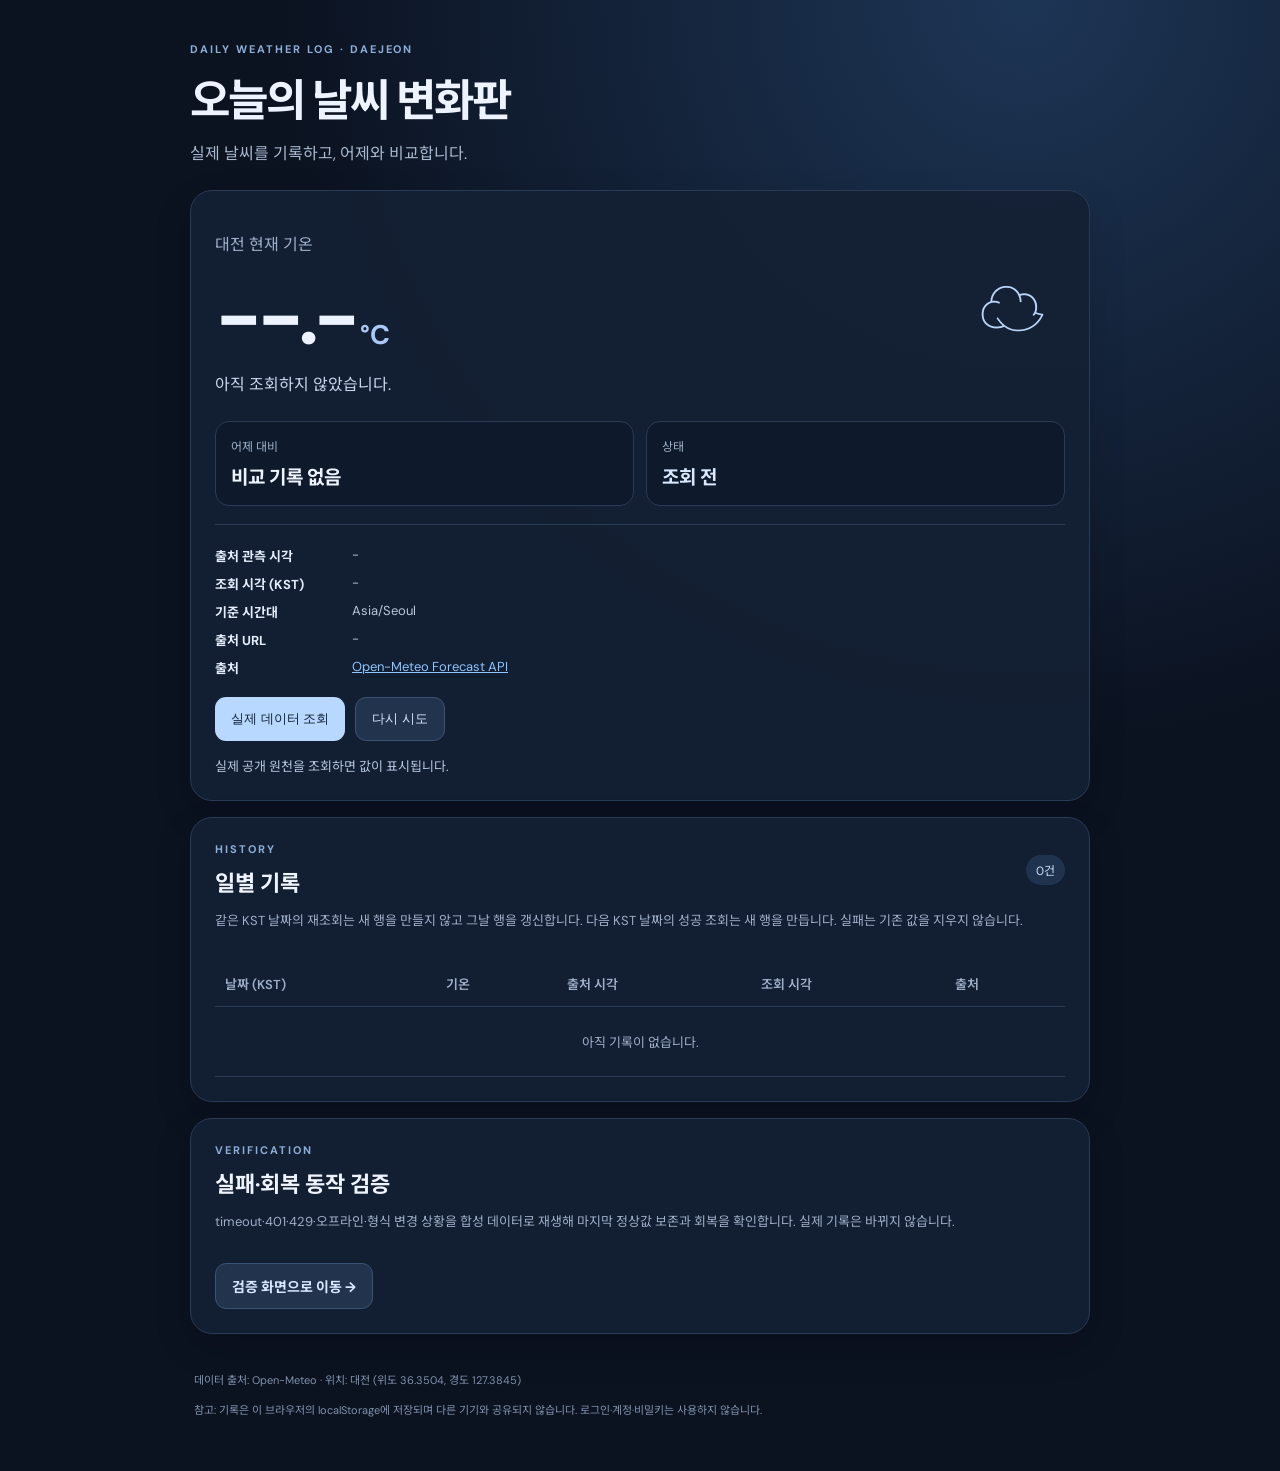
<file: index.html>
<!doctype html>
<html lang="ko">
<head>
  <meta charset="utf-8">
  <meta name="viewport" content="width=device-width, initial-scale=1">
  <title>오늘의 날씨 변화판</title>
  <link rel="stylesheet" href="style.css">
</head>
<body>
  <main class="wrap">
    <header>
      <p class="eyebrow">DAILY WEATHER LOG · DAEJEON</p>
      <h1>오늘의 날씨 변화판</h1>
      <p class="sub">실제 날씨를 기록하고, 어제와 비교합니다.</p>
    </header>

    <section class="hero panel">
      <div class="hero-top">
        <div>
          <p class="muted">대전 현재 기온</p>
          <div class="temperature"><span id="temperature">--.-</span><small id="unit">°C</small></div>
          <p id="weatherText" class="weather-text">아직 조회하지 않았습니다.</p>
          <span id="staleBadge" class="pill" hidden>오래된 값 — 마지막 정상값입니다</span>
        </div>
        <div class="weather-icon" aria-hidden="true">☁</div>
      </div>
      <div class="stats">
        <div><span class="muted">어제 대비</span><strong id="change">비교 기록 없음</strong></div>
        <div><span class="muted">상태</span><strong id="status" class="status">조회 전</strong></div>
      </div>
      <div class="meta">
        <p><b>출처 관측 시각</b> <span id="observedAt">-</span></p>
        <p><b>조회 시각 (KST)</b> <span id="queriedAt">-</span></p>
        <p><b>기준 시간대</b> Asia/Seoul</p>
        <p><b>출처 URL</b> <span id="sourceUrl">-</span></p>
        <p><b>출처</b> <a id="sourceLink" href="https://open-meteo.com/" target="_blank" rel="noreferrer">Open-Meteo Forecast API</a></p>
      </div>
      <div class="actions">
        <button id="refreshBtn">실제 데이터 조회</button>
        <button id="retryBtn" class="secondary">다시 시도</button>
      </div>
      <p id="message" class="message" role="status">실제 공개 원천을 조회하면 값이 표시됩니다.</p>
    </section>

    <section class="panel">
      <div class="section-head">
        <div><p class="eyebrow">HISTORY</p><h2>일별 기록</h2></div>
        <span id="recordCount" class="pill">0건</span>
      </div>
      <p class="muted small">같은 KST 날짜의 재조회는 새 행을 만들지 않고 그날 행을 갱신합니다. 다음 KST 날짜의 성공 조회는 새 행을 만듭니다. 실패는 기존 값을 지우지 않습니다.</p>
      <div class="table-wrap">
        <table>
          <thead><tr><th>날짜 (KST)</th><th>기온</th><th>출처 시각</th><th>조회 시각</th><th>출처</th></tr></thead>
          <tbody id="historyBody"><tr><td colspan="5" class="empty">아직 기록이 없습니다.</td></tr></tbody>
        </table>
      </div>
    </section>

    <section class="panel verify-link">
      <div>
        <p class="eyebrow">VERIFICATION</p>
        <h2>실패·회복 동작 검증</h2>
        <p class="muted small">timeout·401·429·오프라인·형식 변경 상황을 합성 데이터로 재생해 마지막 정상값 보존과 회복을 확인합니다. 실제 기록은 바뀌지 않습니다.</p>
      </div>
      <a class="btn" href="verify.html">검증 화면으로 이동 →</a>
    </section>

    <footer>
      <p>데이터 출처: Open-Meteo · 위치: 대전 (위도 36.3504, 경도 127.3845)</p>
      <p>참고: 기록은 이 브라우저의 localStorage에 저장되며 다른 기기와 공유되지 않습니다. 로그인·계정·비밀키는 사용하지 않습니다.</p>
    </footer>
  </main>
  <script src="board-core.js"></script>
  <script src="common.js"></script>
  <script src="app.js"></script>
</body>
</html>
</file>
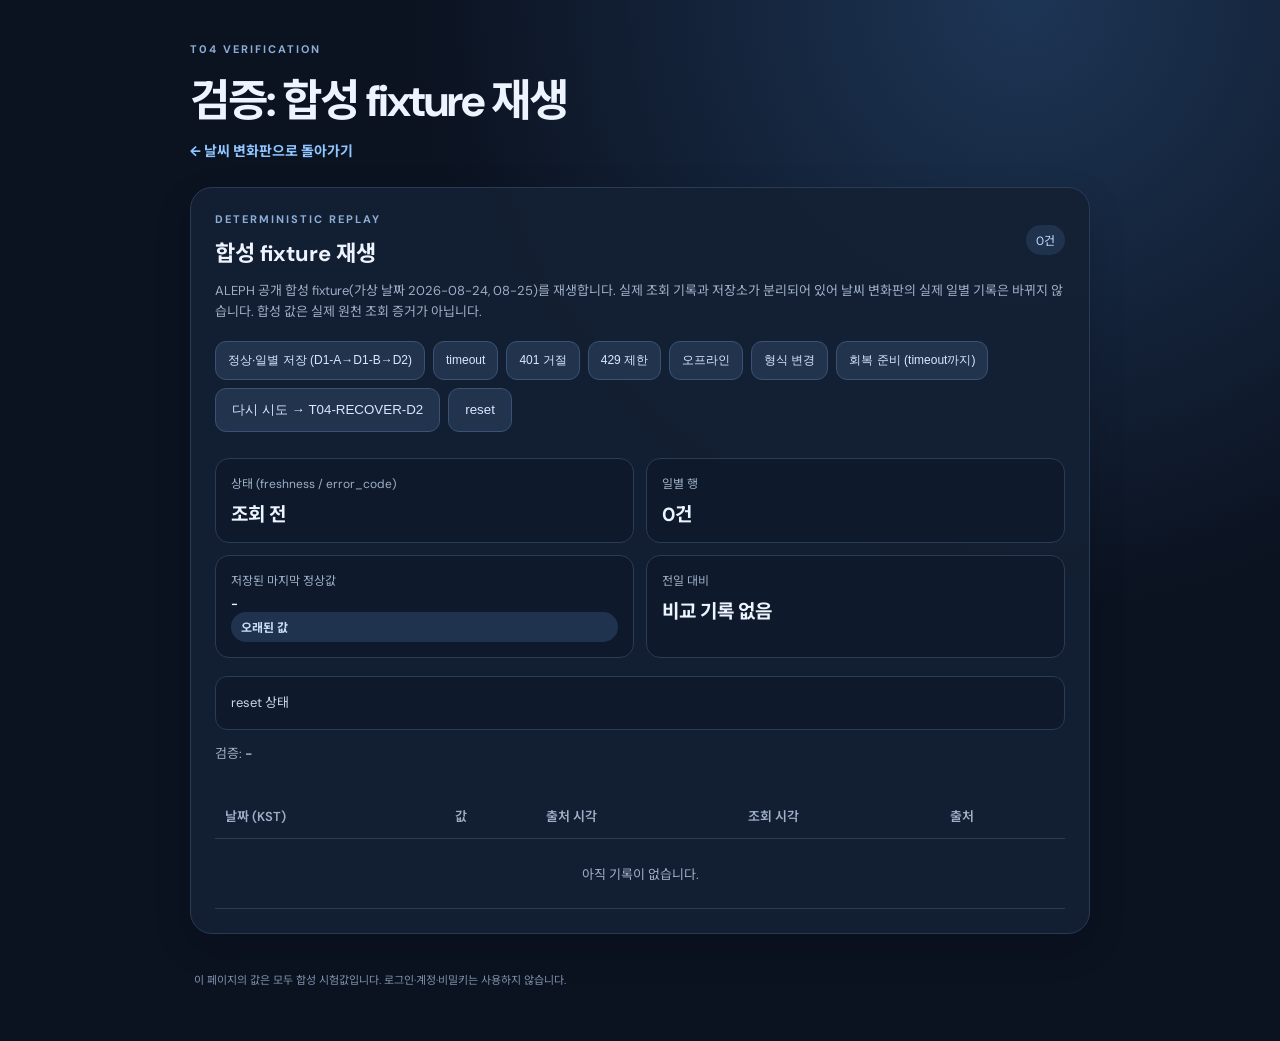
<file: verify.html>
<!doctype html>
<html lang="ko">
<head>
  <meta charset="utf-8">
  <meta name="viewport" content="width=device-width, initial-scale=1">
  <title>T04 검증 — 합성 fixture 재생</title>
  <link rel="stylesheet" href="style.css">
</head>
<body>
  <main class="wrap">
    <header>
      <p class="eyebrow">T04 VERIFICATION</p>
      <h1>검증: 합성 fixture 재생</h1>
      <p class="sub"><a class="back" href="index.html">← 날씨 변화판으로 돌아가기</a></p>
    </header>

    <section class="panel" id="replayPanel">
      <div class="section-head"><div><p class="eyebrow">DETERMINISTIC REPLAY</p><h2>합성 fixture 재생</h2></div><span id="rpCount" class="pill">0건</span></div>
      <p class="muted small">ALEPH 공개 합성 fixture(가상 날짜 2026-08-24, 08-25)를 재생합니다. 실제 조회 기록과 저장소가 분리되어 있어 날씨 변화판의 실제 일별 기록은 바뀌지 않습니다. 합성 값은 실제 원천 조회 증거가 아닙니다.</p>
      <div class="test-buttons">
        <button class="test" data-seq="success">정상·일별 저장 (D1-A→D1-B→D2)</button>
        <button class="test" data-seq="timeout">timeout</button>
        <button class="test" data-seq="auth">401 거절</button>
        <button class="test" data-seq="rate">429 제한</button>
        <button class="test" data-seq="offline">오프라인</button>
        <button class="test" data-seq="schema">형식 변경</button>
        <button class="test" data-seq="recoverReady">회복 준비 (timeout까지)</button>
        <button id="rpRetry" class="secondary">다시 시도 → T04-RECOVER-D2</button>
        <button id="rpReset" class="secondary">reset</button>
      </div>
      <div class="stats">
        <div><span class="muted">상태 (freshness / error_code)</span><strong id="rpStatus">조회 전</strong></div>
        <div><span class="muted">일별 행</span><strong id="rpRows">0건</strong></div>
        <div><span class="muted">저장된 마지막 정상값</span><strong><span id="rpValue">-</span> <span id="rpStale" class="pill" hidden>오래된 값</span></strong></div>
        <div><span class="muted">전일 대비</span><strong id="rpDelta">비교 기록 없음</strong></div>
      </div>
      <div id="rpLast" class="test-result" aria-live="polite">reset 상태</div>
      <p class="muted small">검증: <b id="rpCheck">-</b></p>
      <p id="rpHint" class="muted small"></p>
      <div class="table-wrap">
        <table><thead><tr><th>날짜 (KST)</th><th>값</th><th>출처 시각</th><th>조회 시각</th><th>출처</th></tr></thead>
        <tbody id="rpBody"></tbody></table>
      </div>
    </section>

    <footer>
      <p>이 페이지의 값은 모두 합성 시험값입니다. 로그인·계정·비밀키는 사용하지 않습니다.</p>
    </footer>
  </main>
  <script src="board-core.js"></script>
  <script src="fixtures.js"></script>
  <script src="common.js"></script>
  <script src="verify.js"></script>
</body>
</html>
</file>
<file: style.css>
@import url('https://fonts.googleapis.com/css2?family=DM+Sans:wght@400;500;600;700&family=Noto+Sans+KR:wght@400;500;600;700;800&display=swap');
:root{font-family:"DM Sans","Noto Sans KR",sans-serif;color:#eef4ff;background:#0b1220;font-synthesis:none}
*{box-sizing:border-box}body{margin:0;background:radial-gradient(circle at 80% 0%,#1d3555 0,#0b1220 42%);min-height:100vh}
.wrap{width:min(900px,calc(100% - 32px));margin:0 auto;padding:42px 0 30px}
header{margin-bottom:26px}.eyebrow{font-size:11px;letter-spacing:.18em;color:#8daed7;font-weight:700;margin:0 0 9px}
h1{font-size:clamp(30px,5vw,44px);letter-spacing:-.04em;margin:0}h2{font-size:22px;margin:0}.sub{color:#a9b8ce;margin:10px 0 0}
.panel{background:rgba(20,32,52,.88);border:1px solid #2a3b56;border-radius:22px;padding:24px;margin:16px 0;box-shadow:0 14px 38px #0002}
.hero-top{display:flex;justify-content:space-between;align-items:center}.muted{color:#9eafc8}.temperature{font-size:clamp(56px,10vw,82px);font-weight:700;letter-spacing:-.06em;line-height:1.12}.temperature small{font-size:27px;letter-spacing:0;margin-left:5px;color:#a9c9f4}.weather-text{margin:8px 0 0;color:#c7d7ed}.weather-icon{font-size:66px;color:#b9d5f8;padding:8px 20px}
.stats{display:grid;grid-template-columns:1fr 1fr;gap:12px;margin:26px 0 18px}.stats>div{background:#0e1a2b;border:1px solid #2a3b56;border-radius:14px;padding:15px}.stats span{display:block;font-size:12px}.stats strong{display:block;margin-top:7px;font-size:19px}.status{color:#85e0b0}
.meta{border-top:1px solid #2a3b56;padding-top:12px;font-size:13px;color:#b9c8dd}.meta p{display:flex;gap:12px;flex-wrap:wrap;margin:9px 0}.meta b{min-width:125px;color:#e3edfb}.meta a{color:#8fc6ff}
.actions{display:flex;gap:10px;flex-wrap:wrap;margin-top:20px}button{border:0;border-radius:11px;background:#b8d8ff;color:#10223a;font:700 14px inherit;padding:12px 16px;cursor:pointer}button:hover{filter:brightness(1.08)}button:disabled{opacity:.55;cursor:wait}.secondary,.test{background:#21334d;color:#d9e8ff;border:1px solid #3a5273}.message{font-size:13px;color:#b5c7df;margin:15px 0 0;min-height:20px}.message.error{color:#ffb8b8}
.section-head{display:flex;align-items:center;justify-content:space-between;margin-bottom:12px}.section-head h2{margin-top:4px}.pill{background:#20334e;border-radius:99px;padding:6px 10px;color:#c9defb;font-size:12px}.small{font-size:13px;line-height:1.6}.table-wrap{overflow-x:auto}table{width:100%;border-collapse:collapse;font-size:13px;margin-top:16px}th,td{text-align:left;padding:13px 10px;border-bottom:1px solid #2a3b56;white-space:nowrap}th{color:#9eafc8;font-weight:600}td{color:#e2ebf9}td a{color:#8fc6ff}.empty{text-align:center;color:#9eafc8;padding:25px}
.test-buttons{display:flex;gap:8px;flex-wrap:wrap;margin:18px 0 14px}.test{padding:10px 12px;font-size:12px}.test-result{border-radius:12px;background:#0e1a2b;border:1px solid #2a3b56;padding:15px;font-size:13px;line-height:1.7;color:#c9d8eb;margin-bottom:14px}.test-result b{color:#fff}
footer{color:#8092ad;font-size:11px;line-height:1.7;padding:10px 4px}
@media(max-width:560px){.wrap{padding-top:28px}.panel{padding:18px;border-radius:17px}.weather-icon{font-size:48px;padding:5px}.meta b{min-width:110px}.stats strong{font-size:16px}}

.verify-link{display:flex;justify-content:space-between;align-items:center;gap:18px;flex-wrap:wrap}.verify-link h2{margin:4px 0 0}.btn,.back{display:inline-block;text-decoration:none;border-radius:11px;font-weight:700;font-size:14px}.btn{background:#21334d;color:#d9e8ff;border:1px solid #3a5273;padding:12px 16px}.btn:hover{filter:brightness(1.12)}.back{color:#8fc6ff}
</file>
